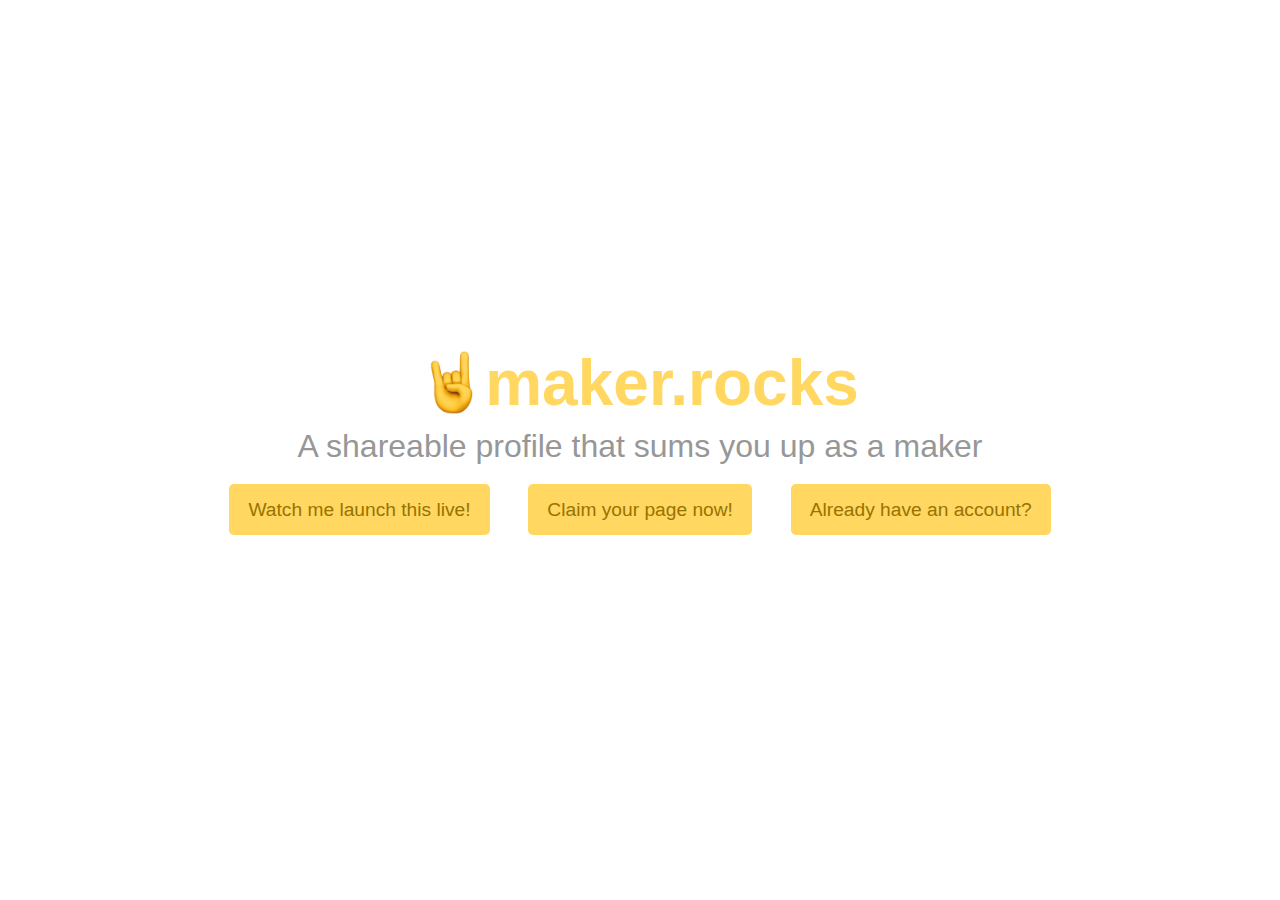
<file: index.html>
<html>
    <head>
        <title>maker.rocks</title>
        <link rel="stylesheet" href="style.css">
        <link rel="shortcut icon" href="img/emoji.png">
        <meta name="og:title" content="maker.rocks">
        <meta name="twitter:title" content="maker.rocks">
        <meta name="og:description" content="A shareable profile that sums you up as a maker — Claim yours now!">
        <meta name="twitter:description" content="A shareable profile that sums you up as a maker — Claim yours now!">
        <meta name="og:image" content="https://maker.rocks/img/landing-social-image.png">
        <meta name="twitter:image" content="https://maker.rocks/img/landing-social-image.png">
        <meta name="twitter:card" content="summary_large_image">
        <meta name="twitter:site" content="@MakerDotRocks">
        <meta name="viewport" content="width=device-width, initial-scale=1.0">
    </head>
    <body class="landing-page">
        <section class="hero">
            <h1 class="logo"><img src="img/emoji.png" alt=""> maker.rocks</h1>
            <h2>A shareable profile that sums you up as a maker</h2>
            <div class="horizontal-container">
                <a href="https://youtu.be/BOPJ2eVS8Xs?list=PL8XKSSWGr3tRzQkag-oA0DbZhvoRLDRKj" target="_blank" class="btn livestream-link">Watch me launch this live!</a>
                <a href="/signup" class="btn">Claim your page now!</a>
                <a href="/login" class="btn">Already have an account?</a>
            </div>
        </section>
    </body>
</html>


<script>
    if((typeof localStorage.username !== 'undefined' && typeof localStorage.email !== 'undefined') && typeof localStorage.code !== 'undefined' && localStorage.signedIn == 'true') {
        window.location = '/home';
    }
</script>


<!-- Global site tag (gtag.js) - Google Analytics -->
<script async src="https://www.googletagmanager.com/gtag/js?id=UA-103555680-7"></script>
<script>
  window.dataLayer = window.dataLayer || [];
  function gtag(){dataLayer.push(arguments);}
  gtag('js', new Date());

  gtag('config', 'UA-103555680-7');
</script>
</file>
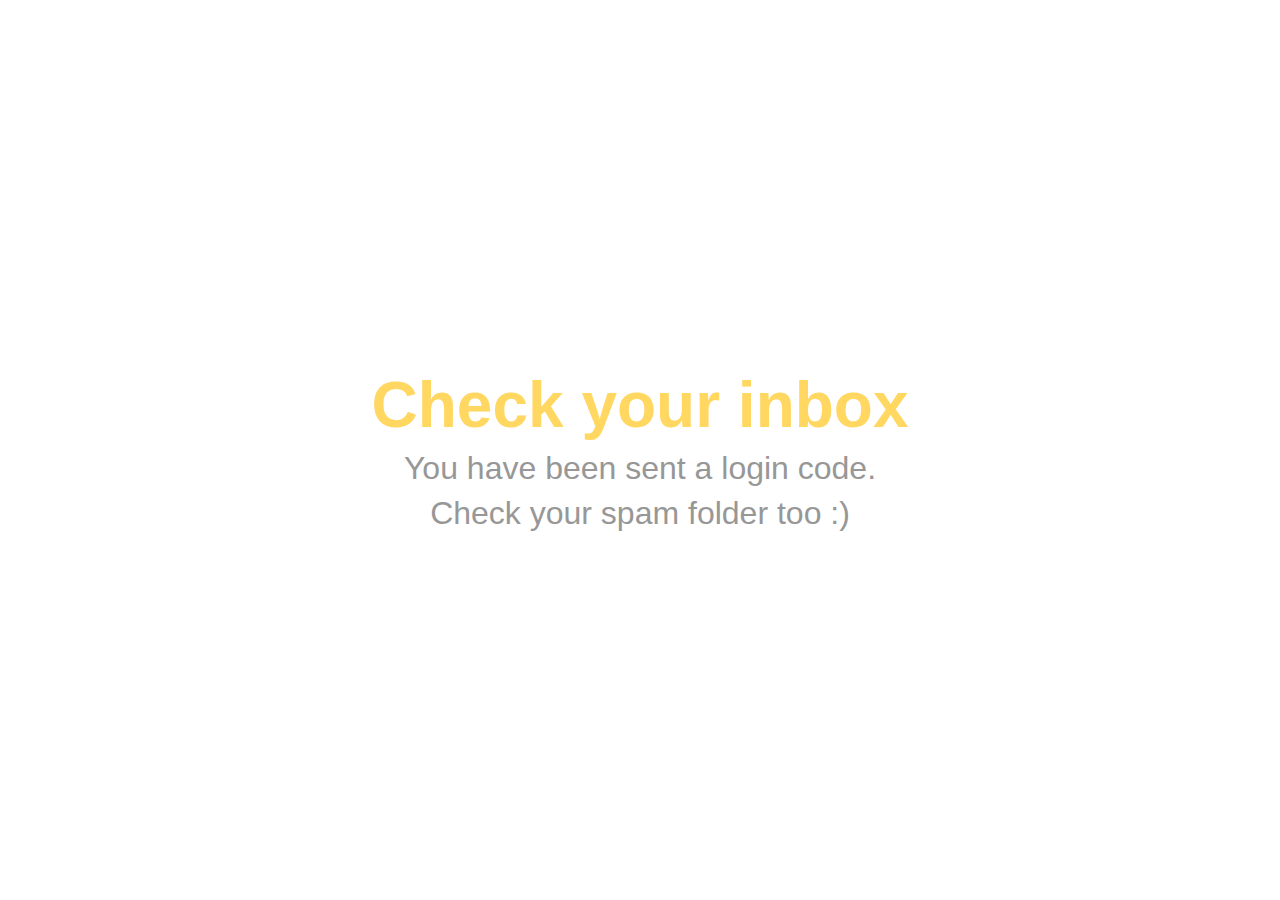
<file: login-code-sent.html>
<html>

    <head>
        <title>Sign up &mdash; maker.rocks</title>
        <link rel="stylesheet" href="style.css">
        <link rel="shortcut icon" href="img/emoji.png">
        <meta name="viewport" content="width=device-width, initial-scale=1.0">
    </head>

    <body class="landing-page">
        <section class="hero">
            <h1 class="logo">Check your inbox</h1>
            <h2>You have been sent a login code.</h2>
            <h2>Check your spam folder too :)</h2>
        </section>
    </body>

</html>


<!-- Global site tag (gtag.js) - Google Analytics -->
<script async src="https://www.googletagmanager.com/gtag/js?id=UA-103555680-7"></script>
<script>
  window.dataLayer = window.dataLayer || [];
  function gtag(){dataLayer.push(arguments);}
  gtag('js', new Date());

  gtag('config', 'UA-103555680-7');
</script>
</file>
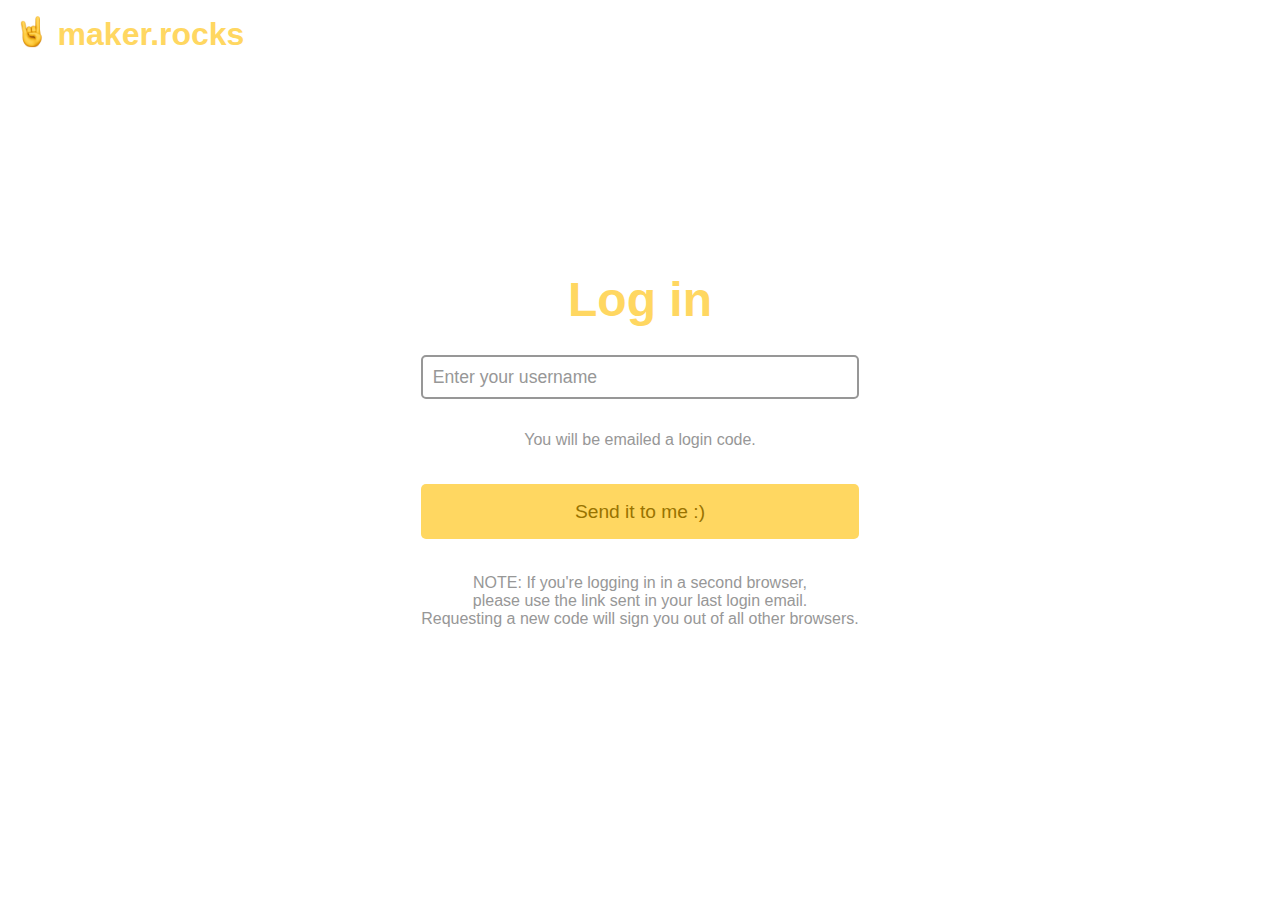
<file: login.html>
<html>

    <head>
        <title>Log in &mdash; maker.rocks</title>
        <link rel="stylesheet" href="style.css">
        <link rel="shortcut icon" href="img/emoji.png">
        <meta name="viewport" content="width=device-width, initial-scale=1.0">
    </head>

    <body class="auth login">
        <header>
            <h1 class="logo"><a href="/"><img src="img/emoji.png" alt=""> <span class="logo-text">maker.rocks</span></a></h1>
        </header>
        <section class="hero">
            <form action="javascript:void(0)" onsubmit="submitForm()">
                <h1>Log in</h1>
                <label><input name="username" type="text" placeholder="Enter your username" required></label>
                <label class="explainer">You will be emailed a login code.</label>
                <button type="submit" class="btn">Send it to me :)</button>
                <label class="explainer">NOTE: If you're logging in in a second browser,<br>please use the link sent in your last login email.<br>Requesting a new code will sign you out of all other browsers.</label>
            </form>
        </section>
    </body>

</html>


<script>
    function submitForm() {
        document.querySelector('button[type="submit"]').innerHTML = 'Processing...';
        fetch('https://functions.maker.rocks/signin', {method: 'POST', body: JSON.stringify({
            username: document.querySelector('input[name="username"]').value,
        })}).then(res => {
            document.querySelector('button[type="submit"]').innerHTML = 'Send it to me :)';
            window.location = '/login-code-sent'
        });
    }
</script>


<!-- Global site tag (gtag.js) - Google Analytics -->
<script async src="https://www.googletagmanager.com/gtag/js?id=UA-103555680-7"></script>
<script>
  window.dataLayer = window.dataLayer || [];
  function gtag(){dataLayer.push(arguments);}
  gtag('js', new Date());

  gtag('config', 'UA-103555680-7');
</script>
</file>
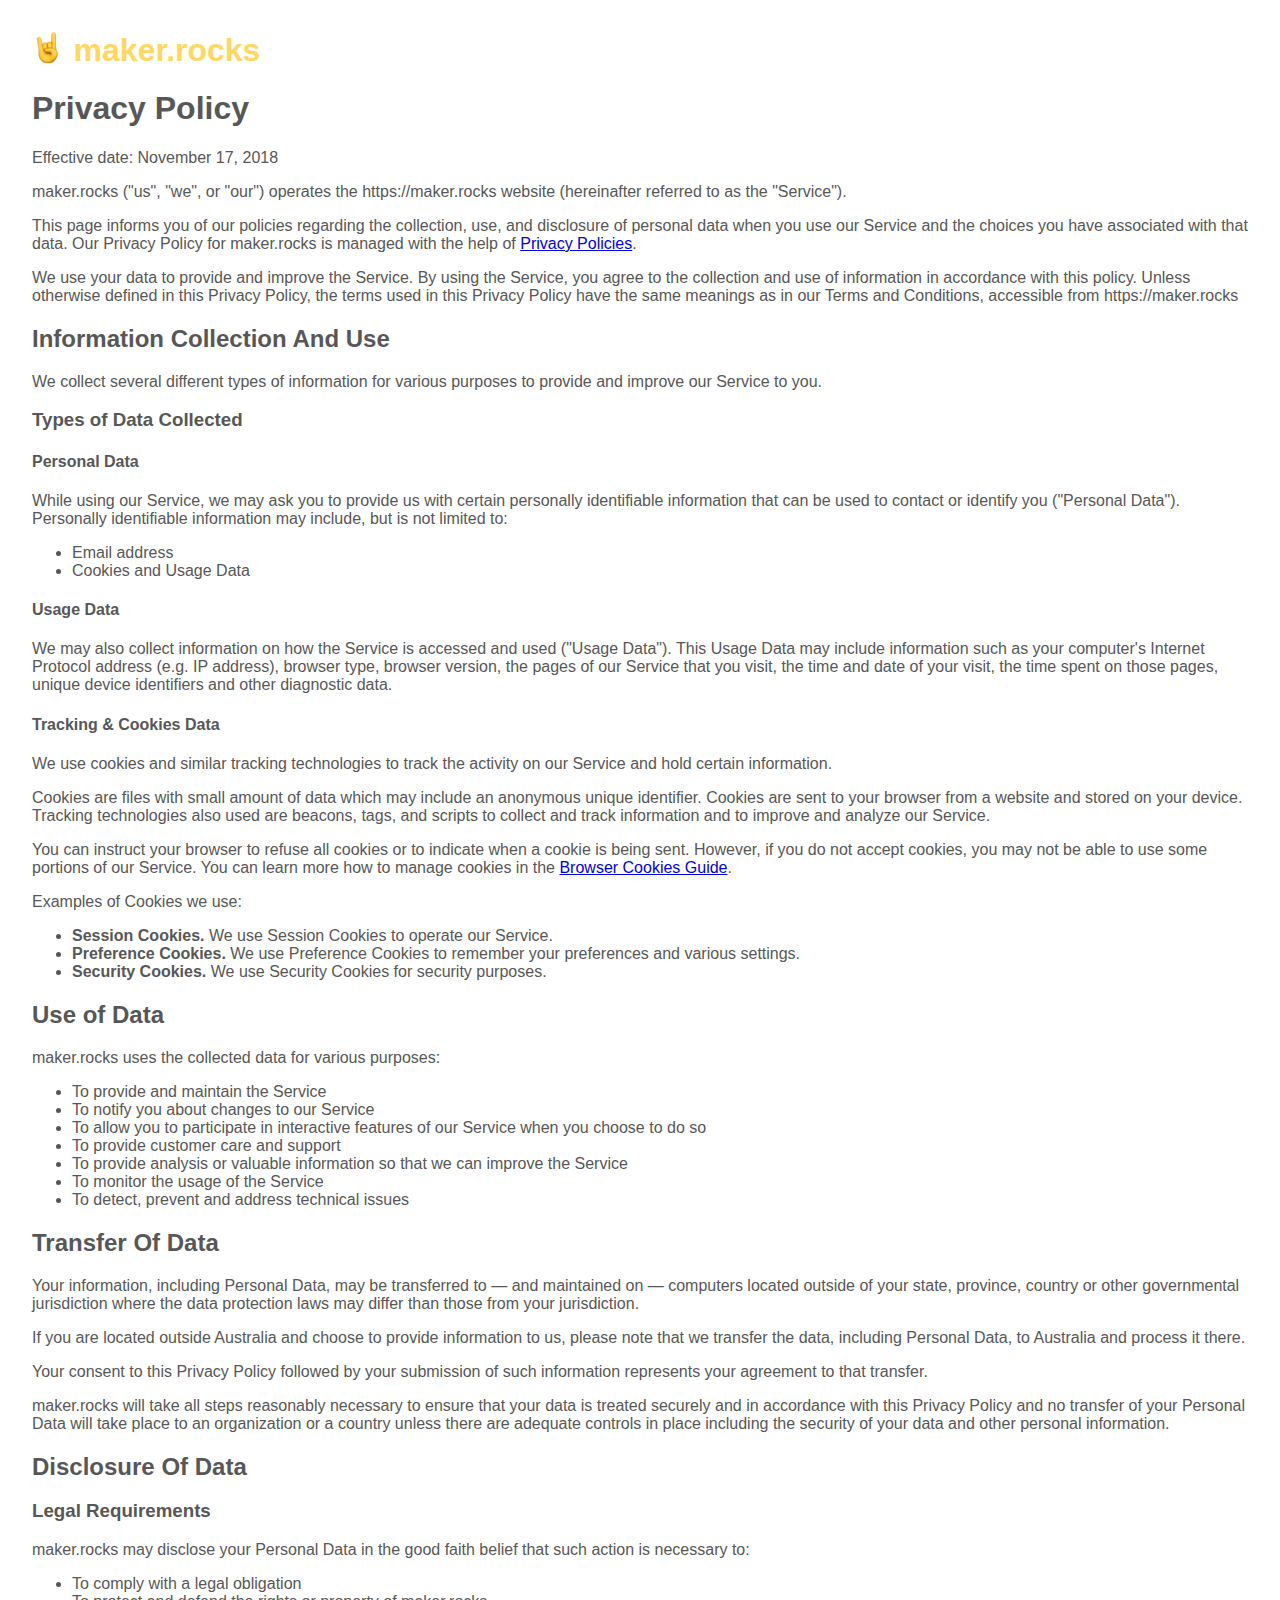
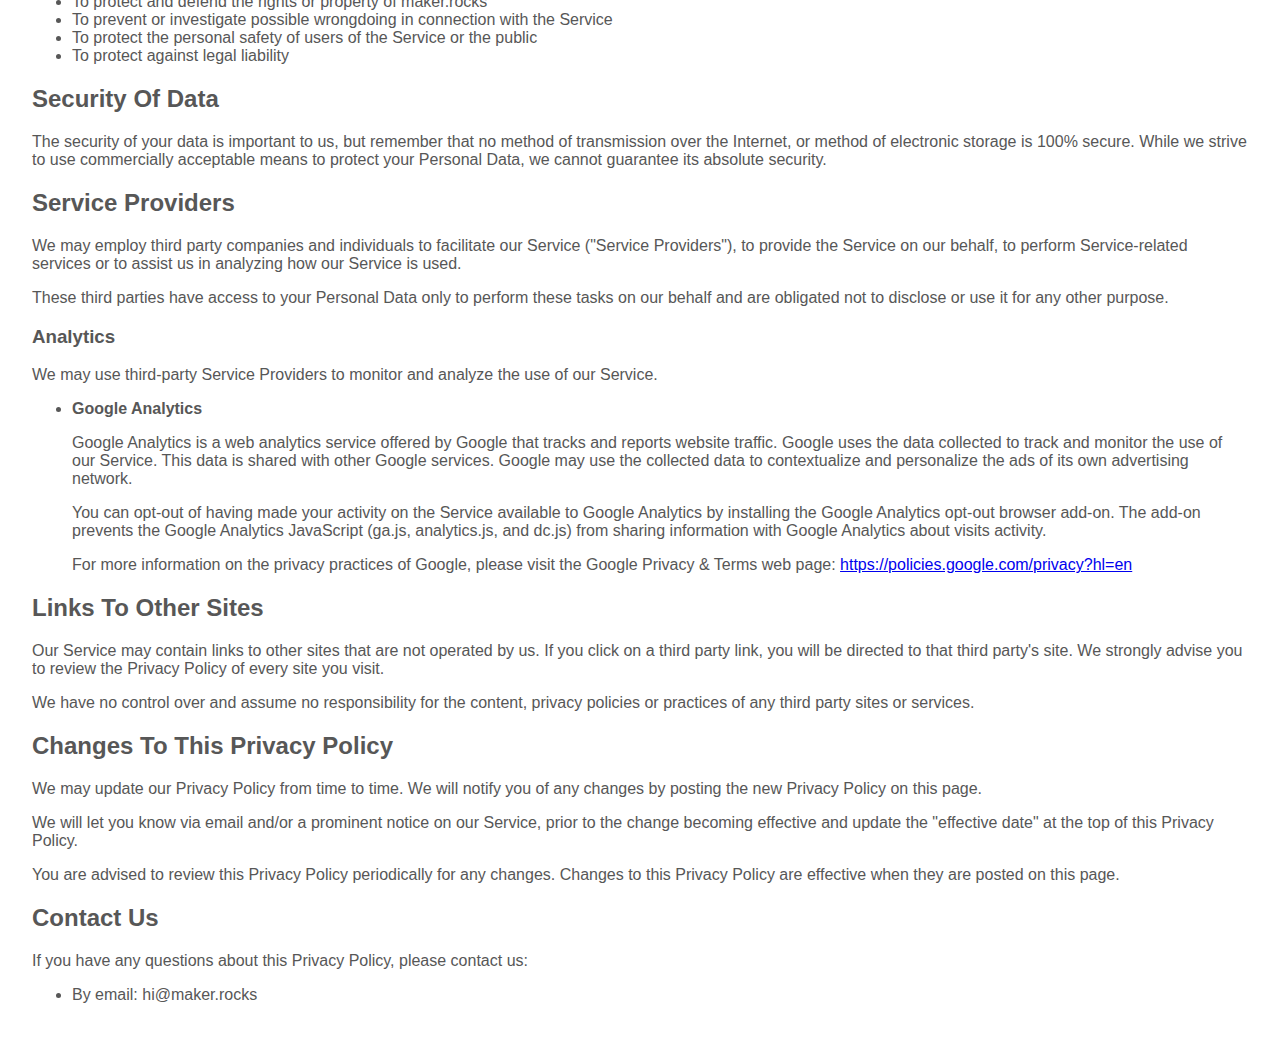
<file: privacy-policy.html>
<html>

<head>
    <title>Privacy Policy &mdash; maker.rocks</title>
    <link rel="stylesheet" href="style.css">
    <link rel="shortcut icon" href="img/emoji.png">
</head>

<body class="legal privacy-policy">
    <section>
        <h1 class="logo"><a href="/"><img src="img/emoji.png" alt=""> <span class="logo-text">maker.rocks</span></a></h1>
        
        <h1>Privacy Policy</h1>


        <p>Effective date: November 17, 2018</p>


        <p>maker.rocks ("us", "we", or "our") operates the https://maker.rocks website (hereinafter referred to as the "Service").</p>

        <p>This page informs you of our policies regarding the collection, use, and disclosure of personal data when you use our Service and the choices you have associated with that data. Our Privacy Policy for maker.rocks is managed with the help of <a href="https://privacypolicies.com/free-privacy-policy-generator/">Privacy Policies</a>.</p>

        <p>We use your data to provide and improve the Service. By using the Service, you agree to the collection and use of information in accordance with this policy. Unless otherwise defined in this Privacy Policy, the terms used in this Privacy Policy have the same meanings as in our Terms and Conditions, accessible from https://maker.rocks</p>


        <h2>Information Collection And Use</h2>

        <p>We collect several different types of information for various purposes to provide and improve our Service to you.</p>

        <h3>Types of Data Collected</h3>

        <h4>Personal Data</h4>

        <p>While using our Service, we may ask you to provide us with certain personally identifiable information that can be used to contact or identify you ("Personal Data"). Personally identifiable information may include, but is not limited to:</p>

        <ul>
            <li>Email address</li>
            <li>Cookies and Usage Data</li>
        </ul>

        <h4>Usage Data</h4>

        <p>We may also collect information on how the Service is accessed and used ("Usage Data"). This Usage Data may include information such as your computer's Internet Protocol address (e.g. IP address), browser type, browser version, the pages of our Service that you visit, the time and date of your visit, the time spent on those pages, unique device identifiers and other diagnostic data.</p>

        <h4>Tracking & Cookies Data</h4>
        <p>We use cookies and similar tracking technologies to track the activity on our Service and hold certain information.</p>
        <p>Cookies are files with small amount of data which may include an anonymous unique identifier. Cookies are sent to your browser from a website and stored on your device. Tracking technologies also used are beacons, tags, and scripts to collect and track information and to improve and analyze our Service.</p>
        <p>You can instruct your browser to refuse all cookies or to indicate when a cookie is being sent. However, if you do not accept cookies, you may not be able to use some portions of our Service. You can learn more how to manage cookies in the <a href="https://privacypolicies.com/blog/how-to-delete-cookies/">Browser Cookies Guide</a>.</p>
        <p>Examples of Cookies we use:</p>
        <ul>
            <li><strong>Session Cookies.</strong> We use Session Cookies to operate our Service.</li>
            <li><strong>Preference Cookies.</strong> We use Preference Cookies to remember your preferences and various settings.</li>
            <li><strong>Security Cookies.</strong> We use Security Cookies for security purposes.</li>
        </ul>

        <h2>Use of Data</h2>

        <p>maker.rocks uses the collected data for various purposes:</p>
        <ul>
            <li>To provide and maintain the Service</li>
            <li>To notify you about changes to our Service</li>
            <li>To allow you to participate in interactive features of our Service when you choose to do so</li>
            <li>To provide customer care and support</li>
            <li>To provide analysis or valuable information so that we can improve the Service</li>
            <li>To monitor the usage of the Service</li>
            <li>To detect, prevent and address technical issues</li>
        </ul>

        <h2>Transfer Of Data</h2>
        <p>Your information, including Personal Data, may be transferred to — and maintained on — computers located outside of your state, province, country or other governmental jurisdiction where the data protection laws may differ than those from your jurisdiction.</p>
        <p>If you are located outside Australia and choose to provide information to us, please note that we transfer the data, including Personal Data, to Australia and process it there.</p>
        <p>Your consent to this Privacy Policy followed by your submission of such information represents your agreement to that transfer.</p>
        <p>maker.rocks will take all steps reasonably necessary to ensure that your data is treated securely and in accordance with this Privacy Policy and no transfer of your Personal Data will take place to an organization or a country unless there are adequate controls in place including the security of your data and other personal information.</p>

        <h2>Disclosure Of Data</h2>

        <h3>Legal Requirements</h3>
        <p>maker.rocks may disclose your Personal Data in the good faith belief that such action is necessary to:</p>
        <ul>
            <li>To comply with a legal obligation</li>
            <li>To protect and defend the rights or property of maker.rocks</li>
            <li>To prevent or investigate possible wrongdoing in connection with the Service</li>
            <li>To protect the personal safety of users of the Service or the public</li>
            <li>To protect against legal liability</li>
        </ul>

        <h2>Security Of Data</h2>
        <p>The security of your data is important to us, but remember that no method of transmission over the Internet, or method of electronic storage is 100% secure. While we strive to use commercially acceptable means to protect your Personal Data, we cannot guarantee its absolute security.</p>

        <h2>Service Providers</h2>
        <p>We may employ third party companies and individuals to facilitate our Service ("Service Providers"), to provide the Service on our behalf, to perform Service-related services or to assist us in analyzing how our Service is used.</p>
        <p>These third parties have access to your Personal Data only to perform these tasks on our behalf and are obligated not to disclose or use it for any other purpose.</p>

        <h3>Analytics</h3>
        <p>We may use third-party Service Providers to monitor and analyze the use of our Service.</p>
        <ul>
            <li>
                <p><strong>Google Analytics</strong></p>
                <p>Google Analytics is a web analytics service offered by Google that tracks and reports website traffic. Google uses the data collected to track and monitor the use of our Service. This data is shared with other Google services. Google may use the collected data to contextualize and personalize the ads of its own advertising network.</p>
                <p>You can opt-out of having made your activity on the Service available to Google Analytics by installing the Google Analytics opt-out browser add-on. The add-on prevents the Google Analytics JavaScript (ga.js, analytics.js, and dc.js) from sharing information with Google Analytics about visits activity.</p>
                <p>For more information on the privacy practices of Google, please visit the Google Privacy & Terms web page: <a href="https://policies.google.com/privacy?hl=en">https://policies.google.com/privacy?hl=en</a></p>
            </li>
        </ul>


        <h2>Links To Other Sites</h2>
        <p>Our Service may contain links to other sites that are not operated by us. If you click on a third party link, you will be directed to that third party's site. We strongly advise you to review the Privacy Policy of every site you visit.</p>
        <p>We have no control over and assume no responsibility for the content, privacy policies or practices of any third party sites or services.</p>


        <!-- <h2>Children's Privacy</h2>
        <p>Our Service does not address anyone under the age of 18 ("Children").</p>
        <p>We do not knowingly collect personally identifiable information from anyone under the age of 18. If you are a parent or guardian and you are aware that your Children has provided us with Personal Data, please contact us. If we become aware that we have collected Personal Data from children without verification of parental consent, we take steps to remove that information from our servers.</p> -->


        <h2>Changes To This Privacy Policy</h2>
        <p>We may update our Privacy Policy from time to time. We will notify you of any changes by posting the new Privacy Policy on this page.</p>
        <p>We will let you know via email and/or a prominent notice on our Service, prior to the change becoming effective and update the "effective date" at the top of this Privacy Policy.</p>
        <p>You are advised to review this Privacy Policy periodically for any changes. Changes to this Privacy Policy are effective when they are posted on this page.</p>


        <h2>Contact Us</h2>
        <p>If you have any questions about this Privacy Policy, please contact us:</p>
        <ul>
            <li>By email: hi@maker.rocks</li>

        </ul>
    </section>
</body>

</html>


<!-- Global site tag (gtag.js) - Google Analytics -->
<script async src="https://www.googletagmanager.com/gtag/js?id=UA-103555680-7"></script>
<script>
  window.dataLayer = window.dataLayer || [];
  function gtag(){dataLayer.push(arguments);}
  gtag('js', new Date());

  gtag('config', 'UA-103555680-7');
</script>
</file>
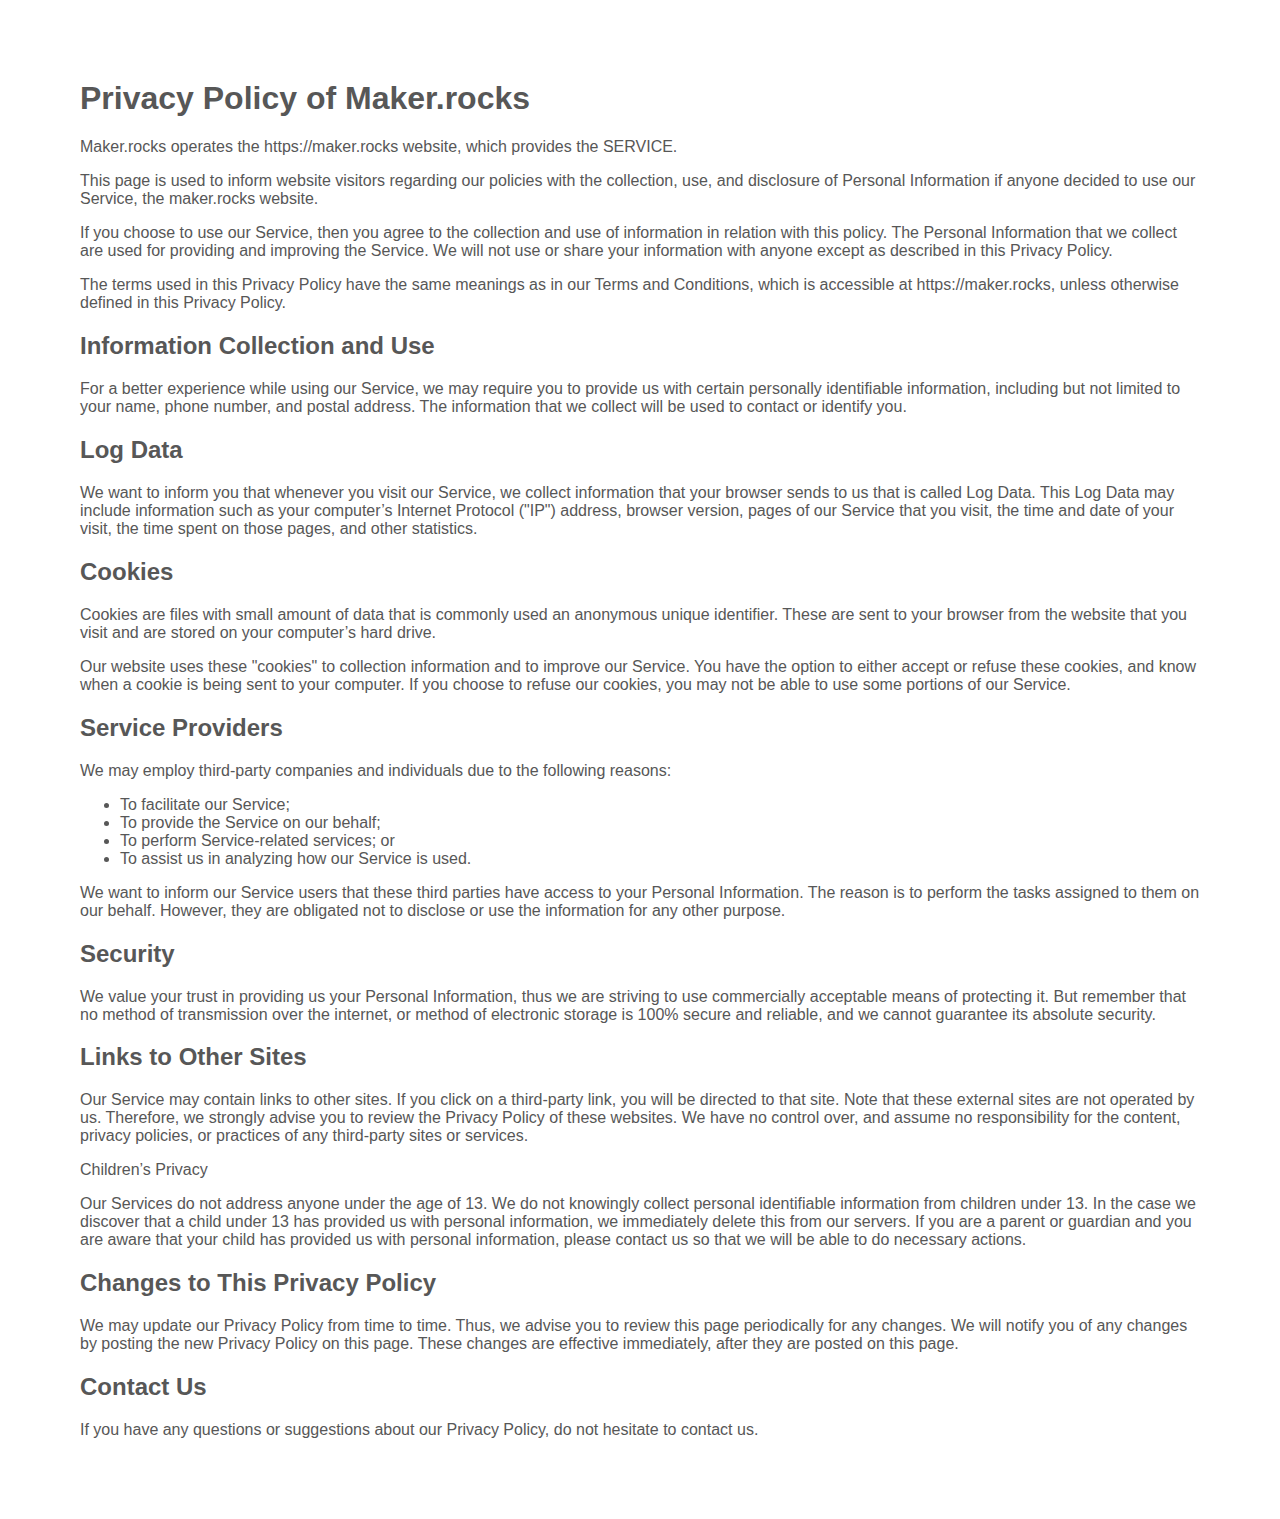
<file: privacy.html>
<link rel="stylesheet" href="style.css">
<title>Maker.rocks privacy policy</title>
<body style="padding: 5em">

    <h1>Privacy Policy of Maker.rocks</h1>

    <p>Maker.rocks operates the https://maker.rocks website, which provides the SERVICE.</p>

    <p>This page is used to inform website visitors regarding our policies with the collection, use, and disclosure of Personal Information if anyone decided to use our Service, the maker.rocks website.</p>

    <p>If you choose to use our Service, then you agree to the collection and use of information in relation with this policy. The Personal Information that we collect are used for providing and improving the Service. We will not use or share your information with anyone except as described in this Privacy Policy.</p>

    <p>The terms used in this Privacy Policy have the same meanings as in our Terms and Conditions, which is accessible at https://maker.rocks, unless otherwise defined in this Privacy Policy.</p>

    <h2>Information Collection and Use</h2>

    <p>For a better experience while using our Service, we may require you to provide us with certain personally identifiable information, including but not limited to your name, phone number, and postal address. The information that we collect will be used to contact or identify you.</p>

    <h2>Log Data</h2>

    <p>We want to inform you that whenever you visit our Service, we collect information that your browser sends to us that is called Log Data. This Log Data may include information such as your computer’s Internet Protocol ("IP") address, browser version, pages of our Service that you visit, the time and date of your visit, the time spent on those pages, and other statistics.</p>

    <h2>Cookies</h2>

    <p>Cookies are files with small amount of data that is commonly used an anonymous unique identifier. These are sent to your browser from the website that you visit and are stored on your computer’s hard drive.</p>

    <p>Our website uses these "cookies" to collection information and to improve our Service. You have the option to either accept or refuse these cookies, and know when a cookie is being sent to your computer. If you choose to refuse our cookies, you may not be able to use some portions of our Service.</p>

    <h2>Service Providers</h2>

    <p>We may employ third-party companies and individuals due to the following reasons:</p>

    <ul>
        <li>To facilitate our Service;</li>
        <li>To provide the Service on our behalf;</li>
        <li>To perform Service-related services; or</li>
        <li>To assist us in analyzing how our Service is used.</li>
    </ul>

    <p>We want to inform our Service users that these third parties have access to your Personal Information. The reason is to perform the tasks assigned to them on our behalf. However, they are obligated not to disclose or use the information for any other purpose.</p>

    <h2>Security</h2>

    <p>We value your trust in providing us your Personal Information, thus we are striving to use commercially acceptable means of protecting it. But remember that no method of transmission over the internet, or method of electronic storage is 100% secure and reliable, and we cannot guarantee its absolute security.</p>

    <h2>Links to Other Sites</h2>

    <p>Our Service may contain links to other sites. If you click on a third-party link, you will be directed to that site. Note that these external sites are not operated by us. Therefore, we strongly advise you to review the Privacy Policy of these websites. We have no control over, and assume no responsibility for the content, privacy policies, or practices of any third-party sites or services.</p>

    <p>Children’s Privacy</p>

    <p>Our Services do not address anyone under the age of 13. We do not knowingly collect personal identifiable information from children under 13. In the case we discover that a child under 13 has provided us with personal information, we immediately delete this from our servers. If you are a parent or guardian and you are aware that your child has provided us with personal information, please contact us so that we will be able to do necessary actions.</p>

    <h2>Changes to This Privacy Policy</h2>

    <p>We may update our Privacy Policy from time to time. Thus, we advise you to review this page periodically for any changes. We will notify you of any changes by posting the new Privacy Policy on this page. These changes are effective immediately, after they are posted on this page.</p>

    <h2>Contact Us</h2>

    <p>If you have any questions or suggestions about our Privacy Policy, do not hesitate to contact us.</p>

</body>
</file>
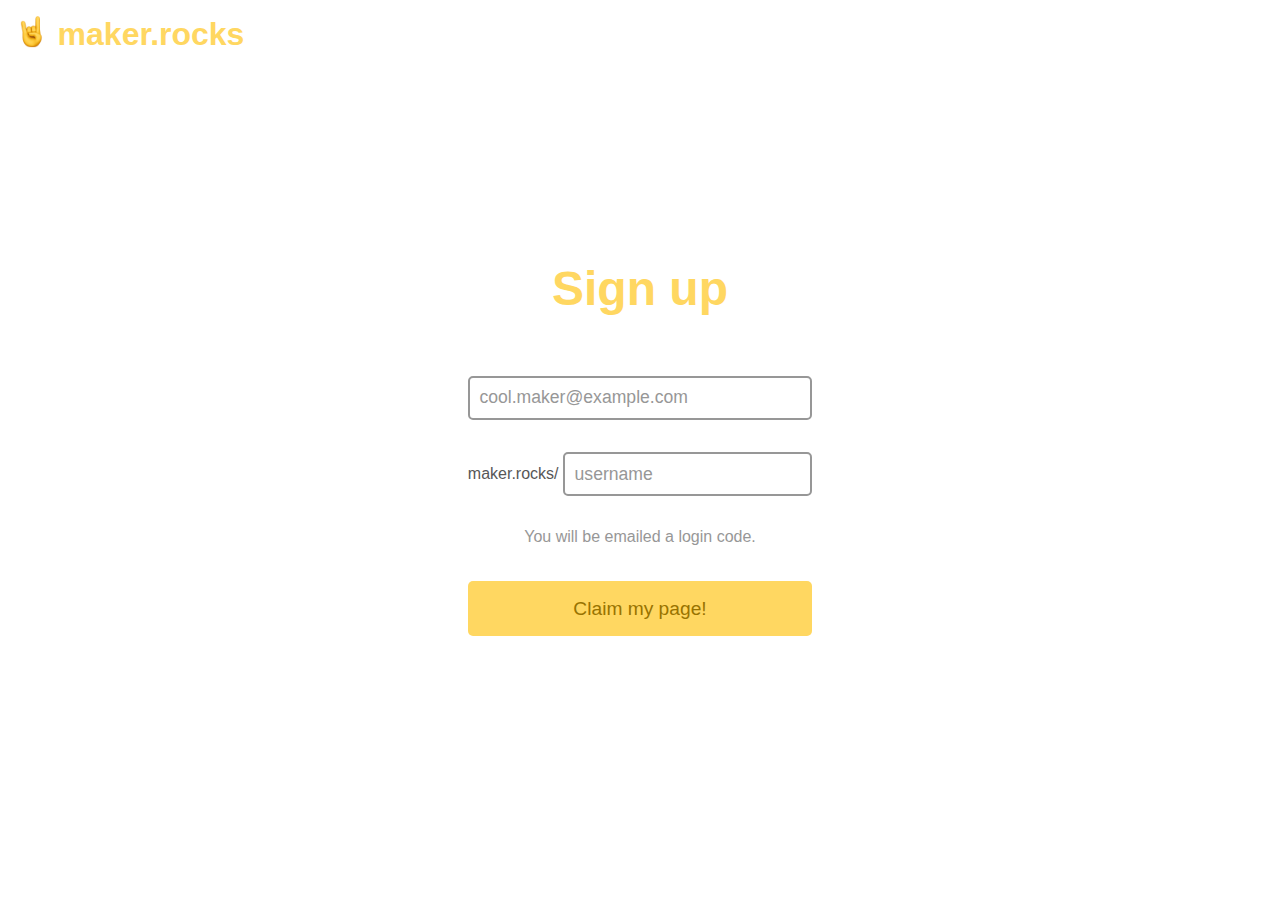
<file: signup.html>
<html>

    <head>
        <title>Sign up &mdash; maker.rocks</title>
        <link rel="stylesheet" href="style.css">
        <link rel="shortcut icon" href="img/emoji.png">
        <meta name="viewport" content="width=device-width, initial-scale=1.0">
    </head>

    <body class="auth signup">
        <header>
            <h1 class="logo"><a href="/"><img src="img/emoji.png" alt=""> <span class="logo-text">maker.rocks</span></a></h1>
        </header>
        <section class="hero">
            <form action="javascript:void(0)" onsubmit="submitForm()">
                <h1>Sign up</h1>
                <label class="error"></label>
                <label><input name="email" type="email" placeholder="cool.maker@example.com" required></label>
                <label>maker.rocks/&nbsp;<input name="username" type="text" placeholder="username" required></label>
                <label class="explainer">You will be emailed a login code.</label>
                <button type="submit" class="btn">Claim my page!</button>
            </form>
        </section>
    </body>

</html>


<script>
    function submitForm() {
        document.querySelector('button[type="submit"]').innerHTML = 'Processing...';
        fetch('https://functions.maker.rocks/signup', {method: 'POST', body: JSON.stringify({
            email: document.querySelector('input[name="email"]').value,
            username: document.querySelector('input[name="username"]').value
        })}).then(r => r.json()).then(res => {
            document.querySelector('button[type="submit"]').innerHTML = 'Claim my page!';
            var errorElem = document.querySelector('label.error');
            if(res.code === 'USER_WITH_EMAIL_EXISTS') {
                errorElem.innerHTML = 'This email address is already in use.';
            } else if(res.code === 'USER_WITH_USERNAME_EXISTS') {
                errorElem.innerHTML = 'This username is already in use.';
            } else {
                errorElem.innerHTML = '';
                window.location = '/login-code-sent';
            }
        });
    }
</script>


<!-- Global site tag (gtag.js) - Google Analytics -->
<script async src="https://www.googletagmanager.com/gtag/js?id=UA-103555680-7"></script>
<script>
  window.dataLayer = window.dataLayer || [];
  function gtag(){dataLayer.push(arguments);}
  gtag('js', new Date());

  gtag('config', 'UA-103555680-7');
</script>
</file>
<file: style.css>
@import url('https://rsms.me/inter/inter-ui.css');

* {
    box-sizing: border-box;
    border-radius: 5px;
}

:root {
    --theme-hue: 45;
    --theme-color: hsl(var(--theme-hue), 100%, 69%);
    --theme-color-darker: hsl(var(--theme-hue), 100%, 30%);
    --sub-color: #979797;
    --sub-color-darker: #575757;
    --sub-color-nearly-white: #f5f5f5;
    --sub-red-color: hsl(0, 69%, 59%);
}

body {
    margin: 0;
    font-family: 'Inter UI', sans-serif;
    color: var(--sub-color-darker);
}

header {
    position: fixed;
    top: 0;
    left: 0;
    right: 0;
    padding: 1em;
    background: white;
    display: flex;
    justify-content: space-between;
    align-items: center;
}

header .btn {
    font-size: 1em;
    margin: 0 0.5em;
}

section {
    padding: 2em;
}

.hero, aside.loading {
    min-height: 100vh;
    display: flex;
    flex-direction: column;
    justify-content: center;
    align-items: center;
    text-align: center;
}

.hero h1 {
    color: var(--theme-color);
    font-size: 4em;
}

h1.logo {
    color: var(--theme-color);
    display: flex;
    align-items: center;
    margin: 0;
}

h1.logo a {
    color: var(--theme-color);
    text-decoration: none;
    display: inline-flex;
}

h1.logo img {
    height: 1em;
    filter: hue-rotate(calc((var(--theme-hue) - 45)*1deg));
}

h1.logo .logo-text {
    margin-left: 0.3em;
}

.hero h2 {
    color: var(--sub-color);
    font-weight: normal;
    font-size: 2em;
    margin: 0;
    margin-top: 0.25em;
}

.btn {
    background: var(--theme-color);
    color: var(--theme-color-darker);
    padding: 0.75em 1em;
    text-decoration: none;
    font-size: 1.2em;
    margin: 1em;
    -webkit-appearance: none;
    border: none;
    cursor: pointer;
}

.btn:hover {
    transform: translateY(-2px);
    box-shadow: 0 7px 1em hsla(45, 100%, 30%, 0.1); /* var(--theme-color-darker) with 0.1 opacity */
}

body.auth .hero h1 {
    font-size: 3em;
    margin-bottom: 0.25em;
}

form label {
    display: flex;
    align-items: center;
    padding: 1em 0;
}

form label.explainer, form label.error {
    justify-content: center;
    color: var(--sub-color);
}

form label.error {
    color: var(--sub-red-color);
}

form label input, form label textarea {
    width: 100%;
    color: var(--sub-color-darker);
}

form .btn {
    width: 100%;
    margin-left: 0;
    margin-right: 0;
    border: 2px solid transparent;
}

form .btn:focus {
    outline: none;
    border: 2px solid var(--theme-color-darker);
}

input[type="text"], input[type="email"], textarea {
    border: 2px solid var(--sub-color);
    font-size: 1.1em;
    padding: 0.6rem;
    font-family: inherit;
    resize: vertical;
}

input[type="text"]:focus, input[type="email"]:focus, textarea:focus {
    outline: none;
    border-color: var(--sub-color-darker);
}

input::placeholder, textarea::placeholder {
    color: var(--sub-color);
}

input[type="range"] {
    font-size: 1.1em;
    margin: 0;
}

input[type="range"].hue-picker {
    background: var(--hue-gradient);
    -webkit-appearance: none;
    height: 2.5em;
}

.char-count {
    text-align: right;
    margin-left: 0.55rem;
    margin-top: 0.3em;
    color: var(--sub-color);
}

.hue-picker-wrapper {
    display: flex;
}

.hue-picker-preview {
    width: 2.5em;
    height: 2.5em;
    background: var(--theme-color);
    color: var(--theme-color-darker);
    font-size: 1.1em;
    display: flex;
    justify-content: center;
    align-items: center;
}

input[type="range"]:focus {
    outline: none;
}

.horizontal-container {
    display: flex;
    justify-content: center;
    align-items: center;
}

body.home form label {
    justify-content: space-between;
}

body.home form label input, body.home form label textarea {
    width: 15em;
    margin-left: 0.5em;
}

.notie-container {
    box-shadow: none;
    background: var(--theme-color);
    border-radius: 0;
    color: var(--theme-color-darker);
}

body.profile {
    background: var(--sub-color-nearly-white);
}

body.profile header {
    position: static;
    border-radius: 15px;
    border-top-left-radius: 0;
    border-top-right-radius: 0;
    margin: 0 2em;
}

body.profile header h1.logo {
    font-size: 1.5em;
}

aside.loading, aside.not-found {
    position: fixed;
    top: 0;
    left: 0;
    right: 0;
    bottom: 0;
    background: white;
    color: var(--theme-color-darker);
    opacity: 1;
    z-index: 2;
}

aside.loading:before {
    content: '\01F468\0200D\01F4BB';
    font-size: 10em;
    animation: emoji-loader 0.75s infinite linear;
}

@keyframes emoji-loader {
    0% { content: '\01F468\0200D\01F4BB' }
    10% { content: '\01F469\0200D\01F4BB' }
    20% { content: '\01F468\0200D\01F3A4' }
    30% { content: '\01F469\0200D\01F3A4' }
    40% { content: '\01F525' }
    50% { content: '\01F918' }
    60% { content: '\01F680' }
    70% { content: '\01F6A2' }
    80% { content: '\01F4AA' }
    90% { content: '\02705' }
    100% { content: '\01F44C' }
}

aside.loading h1 {
    color: var(--sub-color);
    margin: 0;
}

body.profile aside.loading {
    background: var(--sub-color-nearly-white);
}

aside.not-found {
    z-index: 3;
}

.profile-grid {
    padding: 2em;
    display: grid;
    grid-template-columns: calc(50% - 1em) calc(50% - 1em);
    grid-gap: 2em;
}

.profile-grid section {
    background: white;
    padding: 2em;
    border-radius: 15px;
    overflow: hidden;
    overflow-wrap: break-word;
}

.profile-grid section h2 {
    margin-top: 0;
    font-size: 1.75em;
}

.profile-grid section h3.sub {
    font-size: 1.3em;
    font-weight: normal;
    color: var(--sub-color);
    margin-top: -1em;
}

.profile-grid section.main-info {
    display: flex;
    align-items: center;
    grid-column: 1/3;
    background: var(--theme-color);
    color: var(--theme-color-darker);
}

.profile-grid section.main-info .profile-image {
    height: 12em;
}

.profile-grid section.main-info .profile-text {
    margin-left: 2em;
}

.profile-grid section.main-info .profile-text h1.name {
    font-weight: 600;
    font-size: 4em;
    margin: 0;
}

.profile-grid section.main-info .profile-text p.bio {
    font-size: 1.15em;
    margin-top: 0.5em;
    margin-bottom: 1em;
}

.profile-grid section.main-info .profile-text p.bio > :first-child {
    margin-top: 0;
}

.profile-grid section.main-info .profile-text p.bio > :last-child {
    margin-bottom: 0;
}

.profile-grid section.main-info .profile-text p.bio a {
    color: inherit;
}

.profile-grid section.main-info .profile-text .profile-links {
    line-height: 2em;
    margin-top: 0.5em;
}

.profile-grid section.main-info .profile-text .profile-links a {
    color: inherit;
    text-decoration: none;
    margin: 0 0.2em;
}

.profile-grid section.main-info .profile-text .profile-links a .icon {
    font-size: 2.5em;
}

.profile-grid section.main-info .profile-text .profile-links a .icon.emoji {
    filter: brightness(0.4);
    opacity: .65;
}

.profile-grid section.tasks .task {
    margin: 0.75em 0;
    line-height: 1.75em;
}

.profile-grid section.tasks .task a {
    text-decoration: none;
    /* color: #2196F3; */
    font-weight: 500;
    color: var(--sub-color-darker);
    border-bottom: 1px solid;
    border-radius: 0;
}

.profile-grid section.tasks .task .task-image {
    width: 100%;
    box-shadow: 0 3px 15px rgba(0, 0, 0, 0.15);
    margin-top: 0.5em;
}

.profile-grid section.products .product,
.profile-grid section.repos .repo {
    margin: 1em 0;
}

.profile-grid section.products .product *,
.profile-grid section.repos .repo * {
    margin: 0;
}

.profile-grid section.products .product a,
.profile-grid section.repos .repo a {
    text-decoration: none;
    color: var(--subtle-color-darker);
}

.profile-grid section.products .product .name,
.profile-grid section.repos .repo .name {
    display: flex;
    align-items: center;
    font-weight: 600;
    margin-bottom: 0.2em;
}

.profile-grid section.products .product .thumbnail {
    height: 1.5em;
    width: 1.5em;
    object-fit: cover;
    object-position: center center;
    margin-right: 0.5em;
}

.profile-grid section.products .product .votes,
.profile-grid section.repos .repo .stars {
    font-size: 0.9rem;
    font-weight: normal;
    color: var(--sub-color);
    margin-left: 1em;
}

.profile-grid section.products .product .tagline,
.profile-grid section.repos .repo .description {
    font-weight: normal;
}

@media screen and (max-width: 700px) {
    header.contains-nav .logo-text {
        display: none;
    }
    
    body.landing-page .hero {
        font-size: 0.7em;
    }
    .horizontal-container {
        flex-wrap: wrap;
    }
    body.landing-page .hero .horizontal-container {
        margin-top: 2em;
    }
    .horizontal-container .btn {
        margin: 0.4em;
        width: 100%;
    }
    body.landing-page .hero .horizontal-container .btn.livestream-link {
        order: 3;
    }
    
    body.home form label {
        display: block;
    }
    body.home form label input, body.home form label textarea, body.home form label .hue-picker-preview {
        margin-top: 1em;
    }
    
    .profile-grid {
        grid-template-columns: 100%;
    }
    .profile-grid section.main-info {
        grid-column: 1/2;
        flex-wrap: wrap;
        justify-content: center;
        text-align: center;
    }
    .profile-grid section.main-info .profile-text {
        margin-left: 0;
        margin-top: 2em;
        max-width: 100%;
    }
    .profile-grid section.products {
        grid-row: 2/3; /* Show above tasks */
    }
}

* { transition: all 0.2s }
</file>
